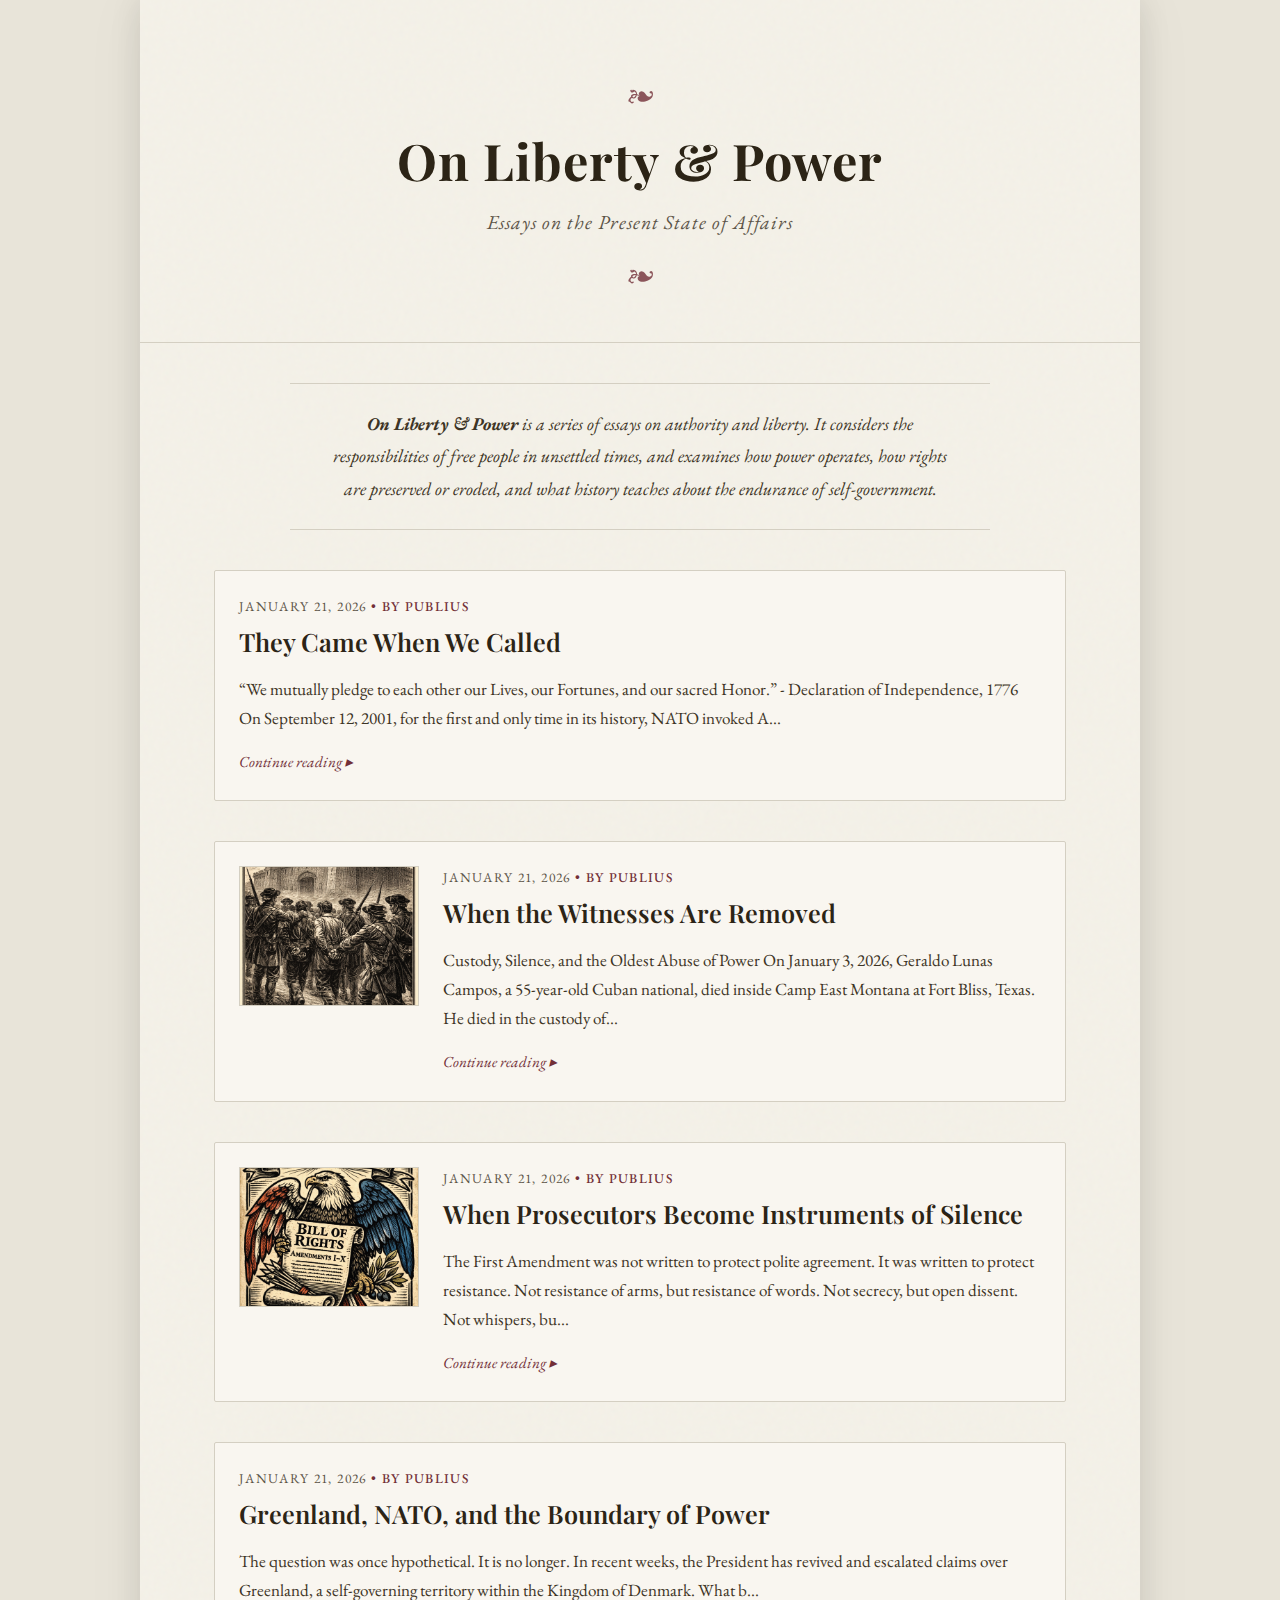
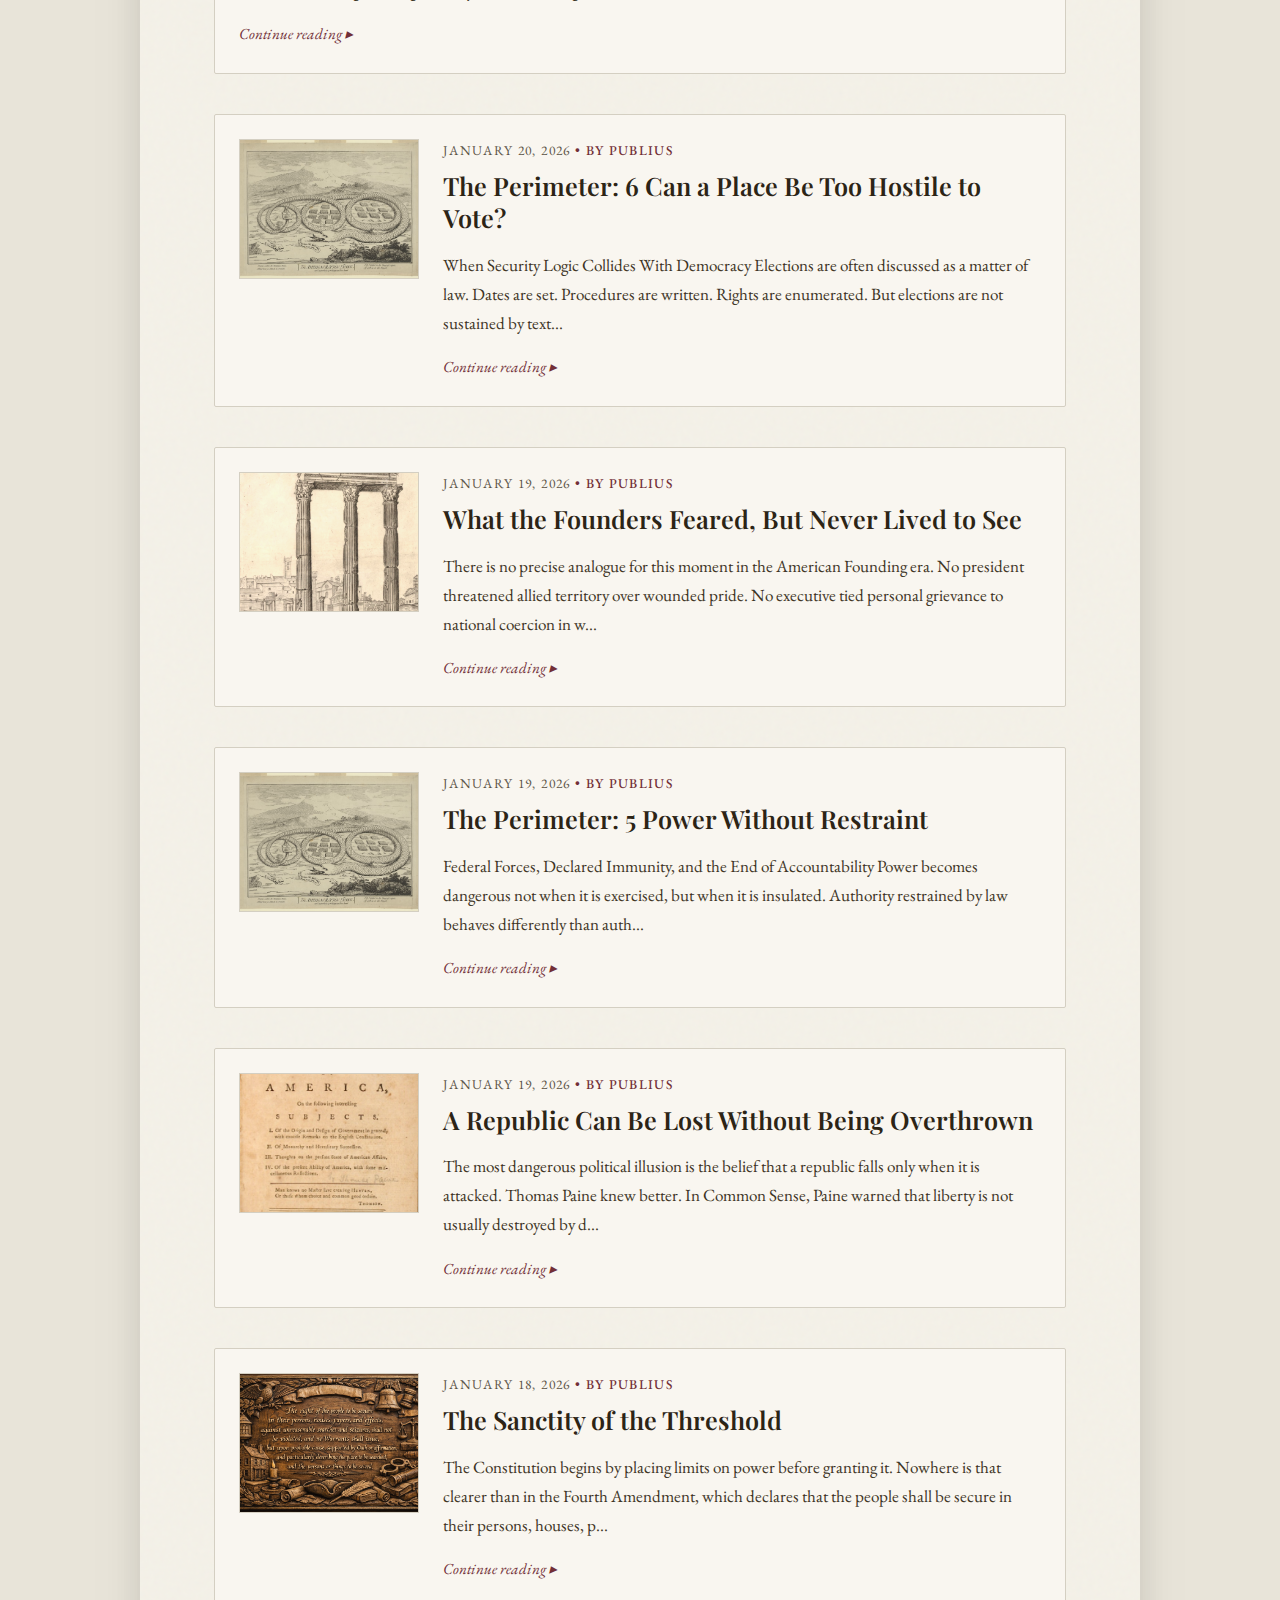
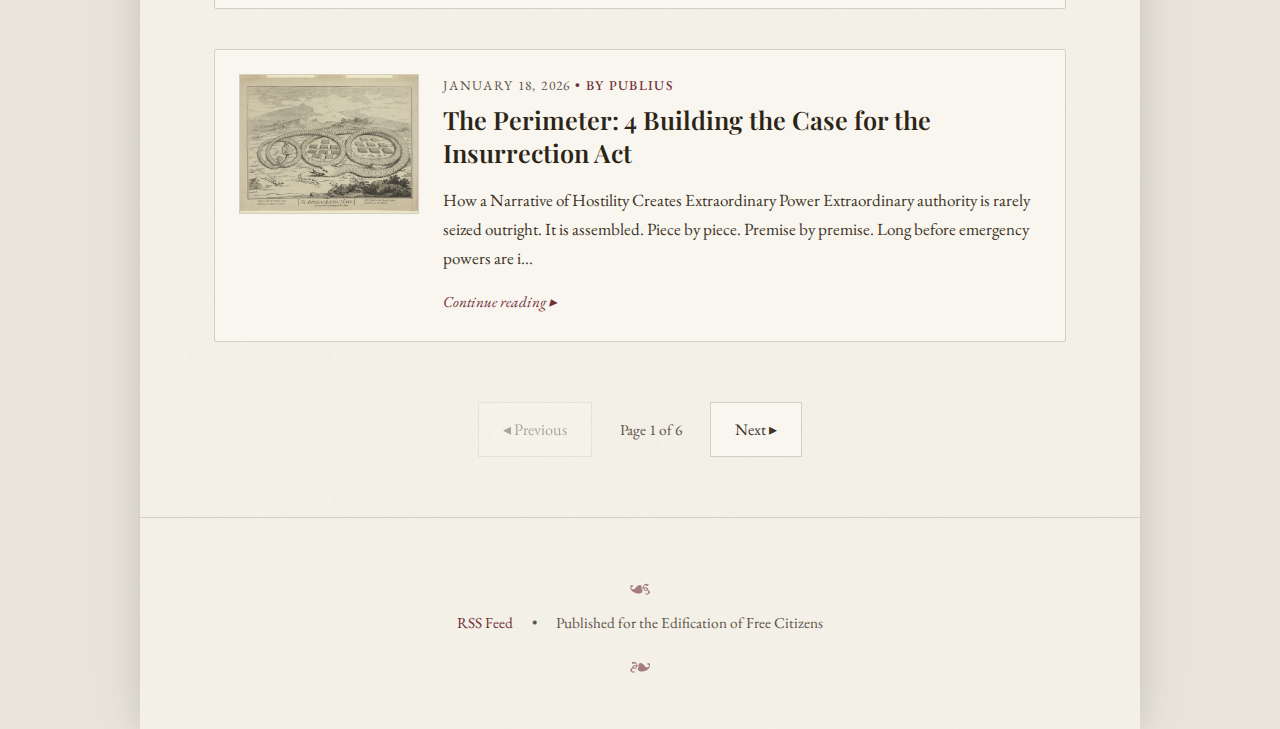
<file: index.html>
<!DOCTYPE html>
<html lang="en">
<head>
  <meta charset="UTF-8">
  <meta name="viewport" content="width=device-width, initial-scale=1.0">
  <title>On Liberty &amp; Power</title>
  <meta name="description" content="Political essays in the rhetorical tradition of 1750-1789 liberty writers, addressing contemporary events through an 18th-century philosophical lens.">
  <link rel="stylesheet" href="styles.css">
  <link rel="preconnect" href="https://fonts.googleapis.com">
  <link rel="preconnect" href="https://fonts.gstatic.com" crossorigin>
  <link href="https://fonts.googleapis.com/css2?family=EB+Garamond:ital,wght@0,400;0,500;0,600;0,700;1,400;1,500&family=Playfair+Display:wght@600;700&display=swap" rel="stylesheet">
  <link rel="icon" href="/favicon.ico" sizes="any">
  <link rel="icon" type="image/png" href="/icon-32.png" sizes="32x32">
  <link rel="apple-touch-icon" href="/apple-touch-icon.png">
  <link rel="manifest" href="/site.webmanifest">
</head>
<body>
  <div class="page-border">
    <header>
      <div class="header-ornament">❧</div>
      <h1 class="site-title">On Liberty &amp; Power</h1>
      <p class="site-subtitle">Essays on the Present State of Affairs</p>
      <div class="header-ornament">❧</div>
    </header>

    <div class="content-wrapper">
      <section class="site-intro">
        <p>
          <strong>On Liberty &amp; Power</strong> is a series of essays on authority and liberty.  
          It considers the responsibilities of free people in unsettled times,  
          and examines how power operates, how rights are preserved or eroded,  
          and what history teaches about the endurance of self-government.
        </p>
      </section>
    </div>

    <main id="main-content">
      <div class="loading">
        ❦ Retrieving Essays ❦
      </div>
    </main>

    <div class="pagination" id="pagination">
      <button id="prev-btn" disabled>◂ Previous</button>
      <span id="page-info"></span>
      <button id="next-btn">Next ▸</button>
    </div>

    <footer>
      <div class="footer-ornament">☙</div>
      <div class="footer-content">
        <a href="rss.xml">RSS Feed</a>
        <span class="footer-divider">•</span>
        <span>Published for the Edification of Free Citizens</span>
      </div>
      <div class="footer-ornament">❧</div>
    </footer>
  </div>

  <script src="main.js"></script>
  <script data-goatcounter="https://onliberty.goatcounter.com/count"
        async src="//gc.zgo.at/count.js"></script>
</body>
</html>
</file>
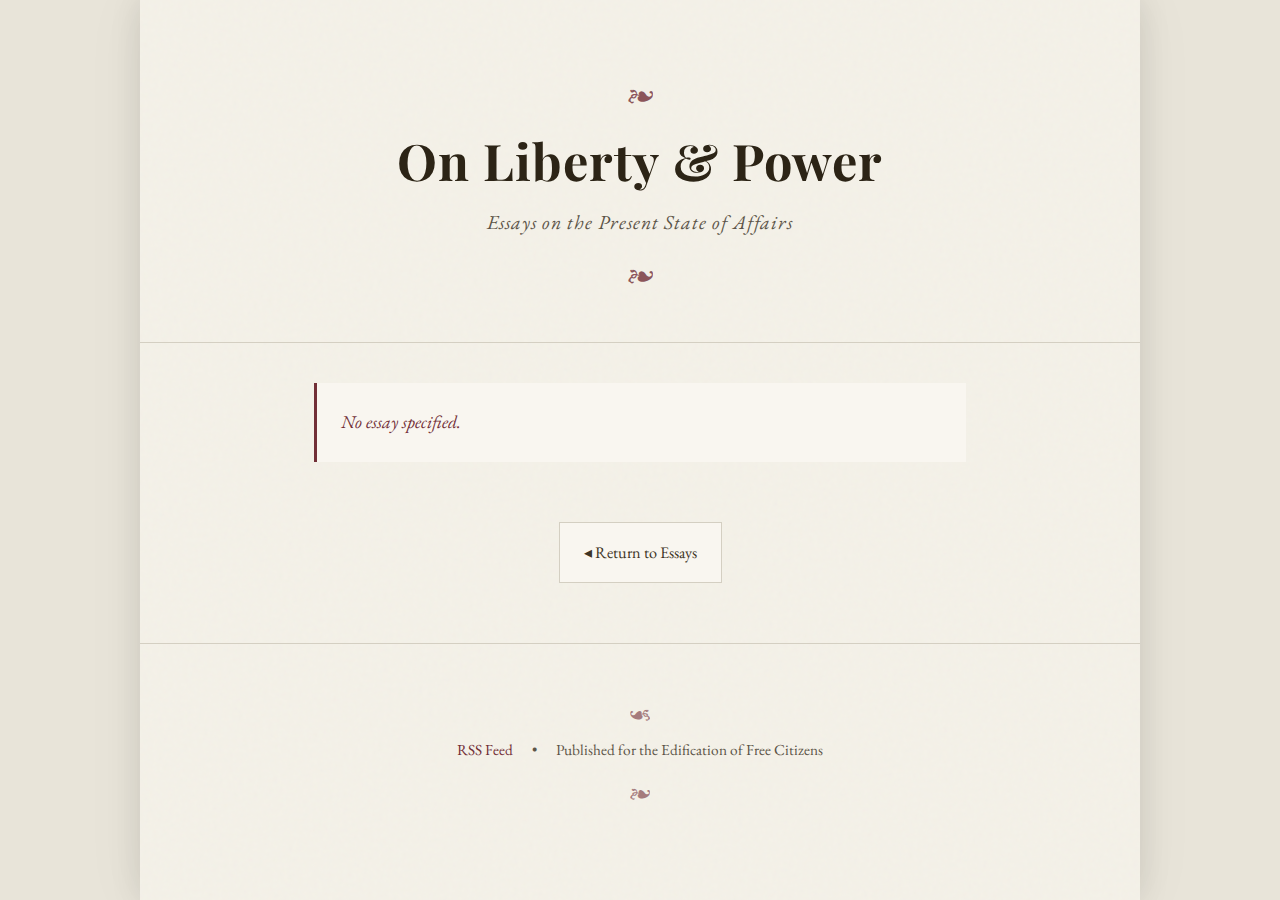
<file: article.html>
<!DOCTYPE html>
<html lang="en">
<head>
  <meta charset="UTF-8">
  <meta name="viewport" content="width=device-width, initial-scale=1.0">
  <title id="page-title">Essay - On Liberty &amp; Power</title>
  <meta name="description" content="A political essay in the rhetorical tradition of 1750-1789 liberty writers.">
  <link rel="stylesheet" href="/styles.css">
  <link rel="preconnect" href="https://fonts.googleapis.com">
  <link rel="preconnect" href="https://fonts.gstatic.com" crossorigin>
  <link href="https://fonts.googleapis.com/css2?family=EB+Garamond:ital,wght@0,400;0,500;0,600;0,700;1,400;1,500&family=Playfair+Display:wght@600;700&display=swap" rel="stylesheet">
  <link rel="apple-touch-icon" sizes="180x180" href="/apple-touch-icon.png">
  <link rel="icon" type="image/png" sizes="32x32" href="/favicon-32x32.png">
  <link rel="icon" type="image/png" sizes="16x16" href="/favicon-16x16.png">
  <link rel="manifest" href="/site.webmanifest">
  <style>
    /* Article Detail Page Styles */
    .article-detail {
      max-width: 700px;
      margin: var(--spacing-lg) auto;
      padding: 0 var(--spacing-md);
      position: relative;
      z-index: 1;
    }

    .detail-header {
      text-align: center;
      margin-bottom: var(--spacing-lg);
      padding-bottom: var(--spacing-lg);
      border-bottom: 1px solid var(--parchment-aged);
    }

    .detail-meta {
      font-size: 0.8rem;
      color: var(--ink-faded);
      margin-bottom: var(--spacing-sm);
      text-transform: uppercase;
      letter-spacing: 0.1em;
    }

    .detail-meta .author {
      color: var(--burgundy);
    }

    .detail-headline {
      font-family: var(--font-display);
      font-size: 2.2rem;
      font-weight: 700;
      color: var(--ink-black);
      line-height: 1.25;
      margin-bottom: var(--spacing-sm);
    }

    .detail-source {
      font-size: 0.85rem;
      color: var(--ink-faded);
      font-style: italic;
      margin-top: var(--spacing-md);
    }

    .detail-source a {
      color: var(--burgundy);
      text-decoration: none;
    }

    .detail-source a:hover {
      text-decoration: underline;
    }

    /* Article Image */
    .detail-image {
      margin: var(--spacing-lg) 0;
      text-align: center;
    }

    .detail-image img {
      max-width: 100%;
      height: auto;
      border: 1px solid var(--parchment-aged);
      filter: sepia(10%);
    }

    .detail-image figcaption {
      font-size: 0.8rem;
      color: var(--ink-faded);
      font-style: italic;
      margin-top: var(--spacing-xs);
    }

    /* Essay Content */
    .essay-content {
      font-size: 1.1rem;
      line-height: 1.85;
      color: var(--ink-brown);
    }

    .essay-content p {
      margin-bottom: 1.5em;
      text-align: justify;
      text-indent: 1.5em;
    }

    .essay-content p:first-of-type {
      text-indent: 0;
    }

    .essay-content p:first-of-type::first-letter {
      font-family: var(--font-display);
      font-size: 3.5rem;
      float: left;
      line-height: 0.8;
      padding-right: 0.1em;
      color: var(--burgundy);
    }

    .essay-content blockquote {
      margin: var(--spacing-md) var(--spacing-lg);
      padding-left: var(--spacing-md);
      border-left: 2px solid var(--burgundy);
      font-style: italic;
      color: var(--ink-faded);
    }

    .essay-content em {
      font-style: italic;
    }

    .essay-content strong {
      font-weight: 600;
    }

    /* Signature/Closing */
    .essay-signature {
      margin-top: var(--spacing-xl);
      padding-top: var(--spacing-lg);
      border-top: 1px solid var(--parchment-aged);
      text-align: right;
      font-style: italic;
      color: var(--ink-faded);
    }

    .essay-signature .pen-name {
      font-weight: 600;
      color: var(--ink-brown);
    }

    /* Back Link */
    .back-link {
      text-align: center;
      margin: var(--spacing-xl) 0;
    }

    .back-link a {
      display: inline-block;
      background-color: var(--parchment-light);
      color: var(--ink-brown);
      padding: var(--spacing-sm) var(--spacing-md);
      text-decoration: none;
      border: 1px solid var(--parchment-aged);
      font-size: 0.9rem;
      transition: all 0.2s ease;
    }

    .back-link a:hover {
      background-color: var(--burgundy);
      color: var(--parchment-light);
      border-color: var(--burgundy);
    }

    /* Ornament Divider */
    .ornament-divider {
      text-align: center;
      margin: var(--spacing-lg) 0;
      font-size: 1.5rem;
      color: var(--burgundy);
      opacity: 0.5;
    }

    /* Responsive */
    @media (max-width: 768px) {
      .detail-headline {
        font-size: 1.7rem;
      }

      .essay-content {
        font-size: 1rem;
      }

      .essay-content p:first-of-type::first-letter {
        font-size: 2.8rem;
      }

      .essay-content blockquote {
        margin-left: var(--spacing-sm);
        margin-right: var(--spacing-sm);
      }
    }
  </style>
</head>
<body>
  <div class="page-border">
    <header>
      <div class="header-ornament">❧</div>
      <h1 class="site-title"><a href="/" style="color: inherit; text-decoration: none;">On Liberty &amp; Power</a></h1>
      <p class="site-subtitle">Essays on the Present State of Affairs</p>
      <div class="header-ornament">❧</div>
    </header>

    <main class="article-detail" id="article-container">
      <div class="loading">
        ❦ Retrieving Essay ❦
      </div>
    </main>

    <footer>
      <div class="footer-ornament">☙</div>
      <div class="footer-content">
        <a href="/rss.xml">RSS Feed</a>
        <span class="footer-divider">•</span>
        <span>Published for the Edification of Free Citizens</span>
      </div>
      <div class="footer-ornament">❧</div>
    </footer>
  </div>

  <script>
    document.addEventListener('DOMContentLoaded', loadArticle);

    async function loadArticle() {
      const container = document.getElementById('article-container');
      
      // Get date and sequence from URL params
      const params = new URLSearchParams(window.location.search);
      const date = params.get('date');
      const seq = params.get('seq') || '01';
      
      if (!date) {
        showError('No essay specified.');
        return;
      }
      
      try {
        // Build the article JSON path: /YYYY/MM/DD-XX.json
        const [year, month, day] = date.split('-');
        const articlePath = `/${year}/${month}/${day}-${seq}.json`;
        
        const response = await fetch(articlePath);
        if (!response.ok) {
          throw new Error(`Essay not found: ${response.status}`);
        }
        
        const article = await response.json();
        renderArticle(article);
        
      } catch (error) {
        console.error('Error loading article:', error);
        showError('The requested essay could not be found.');
      }
    }

    function renderArticle(article) {
      const container = document.getElementById('article-container');
      const date = formatDate(article.timestamp);
      const author = article.author || 'Anonymous';
      
      // Update page title
      document.getElementById('page-title').textContent = `${article.headline} - On Liberty & Power`;
      
      // Image HTML (if present)
      const imageHtml = article.image ? `
        <figure class="detail-image">
          <img src="${escapeHtml(article.image)}" alt="">
          ${article.imageCaption ? `<figcaption>${escapeHtml(article.imageCaption)}</figcaption>` : ''}
        </figure>
      ` : '';
      
      // Source HTML (if based on news article)
      const sourceHtml = article.sourceUrl ? `
        <p class="detail-source">
          Occasioned by: <a href="${escapeHtml(article.sourceUrl)}" target="_blank" rel="noopener">${escapeHtml(article.source || 'the original report')}</a>
        </p>
      ` : '';
      
      // Signature (pen name or author)
      const signatureHtml = article.penName ? `
        <div class="essay-signature">
          Your humble servant,<br>
          <span class="pen-name">${escapeHtml(article.penName)}</span>
        </div>
      ` : `
        <div class="essay-signature">
          <span class="pen-name">— ${escapeHtml(author)}</span>
        </div>
      `;
      
      container.innerHTML = `
        <article>
          <div class="detail-header">
            <div class="detail-meta">
              <span class="date">${date}</span>
              <span class="author"> • By ${escapeHtml(author)}</span>
            </div>
            <h1 class="detail-headline">${escapeHtml(article.headline)}</h1>
            ${sourceHtml}
          </div>
          
          ${imageHtml}
          
          <div class="essay-content">
            ${article.content}
          </div>
          
          ${signatureHtml}
          
          <div class="ornament-divider">❦</div>
          
          <div class="back-link">
            <a href="/">◂ Return to Essays</a>
          </div>
        </article>
      `;
    }

    function formatDate(timestamp) {
      const date = new Date(timestamp);
      const options = { 
        weekday: 'long',
        year: 'numeric', 
        month: 'long', 
        day: 'numeric'
      };
      return date.toLocaleDateString('en-US', options);
    }

    function escapeHtml(text) {
      if (!text) return '';
      const div = document.createElement('div');
      div.textContent = text;
      return div.innerHTML;
    }

    function showError(message) {
      const container = document.getElementById('article-container');
      container.innerHTML = `
        <div class="error">${escapeHtml(message)}</div>
        <div class="back-link">
          <a href="/">◂ Return to Essays</a>
        </div>
      `;
    }
  </script>
</body>
</html>
</file>
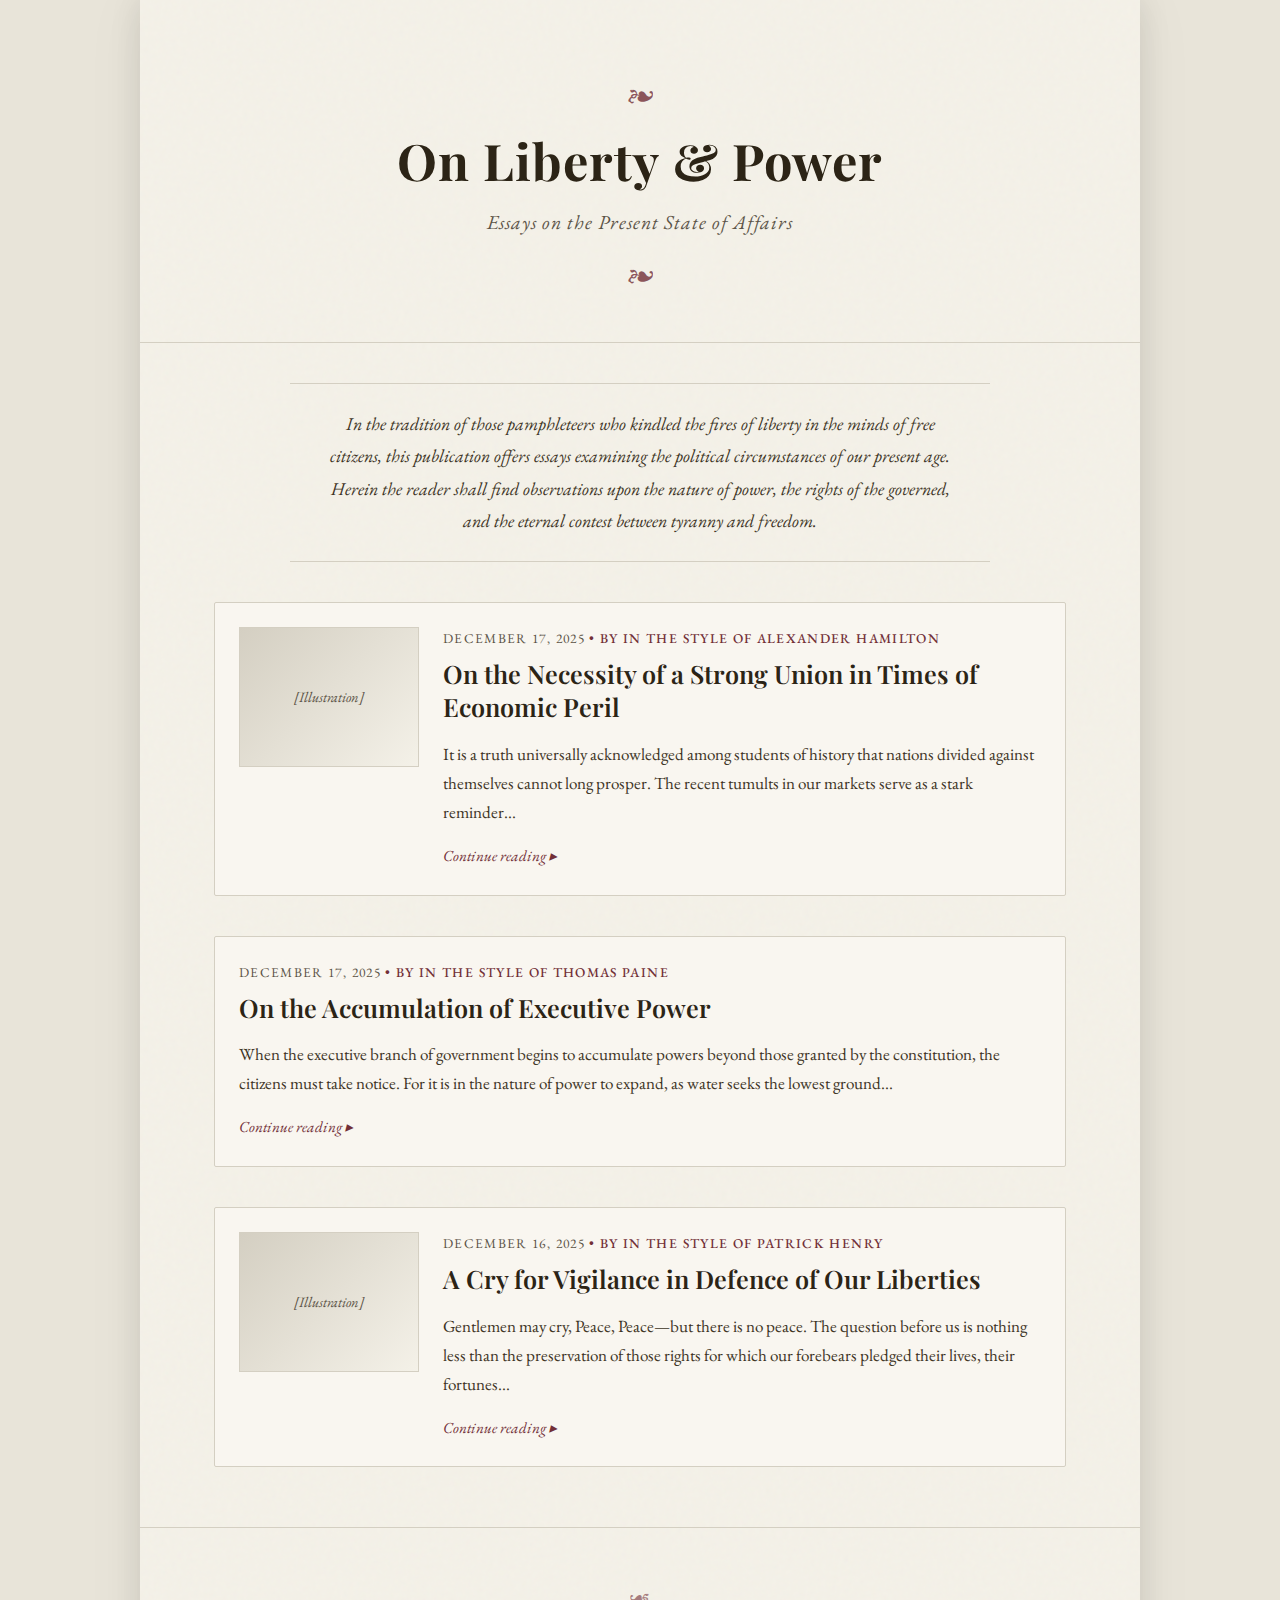
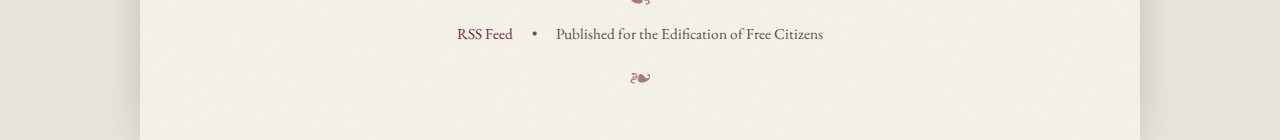
<file: preview.html>
<!DOCTYPE html>
<html lang="en">
<head>
  <meta charset="UTF-8">
  <meta name="viewport" content="width=device-width, initial-scale=1.0">
  <title>On Liberty & Power - Preview</title>
  <link rel="preconnect" href="https://fonts.googleapis.com">
  <link rel="preconnect" href="https://fonts.gstatic.com" crossorigin>
  <link href="https://fonts.googleapis.com/css2?family=EB+Garamond:ital,wght@0,400;0,500;0,600;0,700;1,400;1,500&family=Playfair+Display:wght@600;700&display=swap" rel="stylesheet">
  <style>
    :root {
      --parchment-light: #f9f6f0;
      --parchment: #f4f1e8;
      --parchment-dark: #e8e4d9;
      --parchment-aged: #d4cfc2;
      --ink-black: #2c2416;
      --ink-brown: #3d3425;
      --ink-faded: #5c5447;
      --burgundy: #722f37;
      --burgundy-dark: #5a252c;
      --burgundy-light: #8b3d47;
      --font-body: 'EB Garamond', Georgia, 'Times New Roman', serif;
      --font-display: 'Playfair Display', Georgia, serif;
      --spacing-xs: 8px;
      --spacing-sm: 16px;
      --spacing-md: 24px;
      --spacing-lg: 40px;
      --spacing-xl: 60px;
      --max-width: 900px;
      --border-radius: 2px;
    }
    * { margin: 0; padding: 0; box-sizing: border-box; }
    html { font-size: 18px; }
    body {
      font-family: var(--font-body);
      font-size: 1rem;
      line-height: 1.7;
      background-color: var(--parchment-dark);
      color: var(--ink-black);
      -webkit-font-smoothing: antialiased;
      min-height: 100vh;
    }
    .page-border {
      max-width: 1000px;
      margin: 0 auto;
      background-color: var(--parchment);
      min-height: 100vh;
      box-shadow: 0 0 30px rgba(0,0,0,0.1), 0 0 60px rgba(0,0,0,0.05);
      position: relative;
    }
    .page-border::before {
      content: '';
      position: absolute;
      top: 0; left: 0; right: 0; bottom: 0;
      background-image: url("data:image/svg+xml,%3Csvg viewBox='0 0 200 200' xmlns='http://www.w3.org/2000/svg'%3E%3Cfilter id='noise'%3E%3CfeTurbulence type='fractalNoise' baseFrequency='0.9' numOctaves='4' stitchTiles='stitch'/%3E%3C/filter%3E%3Crect width='100%' height='100%' filter='url(%23noise)'/%3E%3C/svg%3E");
      opacity: 0.03;
      pointer-events: none;
      z-index: 0;
    }
    header {
      text-align: center;
      padding: var(--spacing-xl) var(--spacing-md) var(--spacing-lg);
      border-bottom: 1px solid var(--parchment-aged);
      position: relative;
      z-index: 1;
    }
    .header-ornament {
      font-size: 1.5rem;
      color: var(--burgundy);
      margin: var(--spacing-xs) 0;
      opacity: 0.8;
    }
    .site-title {
      font-family: var(--font-display);
      font-size: 2.8rem;
      font-weight: 700;
      color: var(--ink-black);
      letter-spacing: 0.02em;
      margin: var(--spacing-sm) 0;
      line-height: 1.2;
    }
    .site-subtitle {
      font-family: var(--font-body);
      font-size: 1.1rem;
      font-style: italic;
      color: var(--ink-faded);
      letter-spacing: 0.05em;
    }
    .content-wrapper {
      max-width: var(--max-width);
      margin: 0 auto;
      padding: 0 var(--spacing-md);
      position: relative;
      z-index: 1;
    }
    .site-intro {
      margin: var(--spacing-lg) auto;
      padding: var(--spacing-md) var(--spacing-lg);
      max-width: 700px;
      text-align: center;
      border-top: 1px solid var(--parchment-aged);
      border-bottom: 1px solid var(--parchment-aged);
    }
    .site-intro p {
      font-size: 1rem;
      line-height: 1.8;
      color: var(--ink-brown);
      font-style: italic;
    }
    main {
      max-width: var(--max-width);
      margin: var(--spacing-lg) auto;
      padding: 0 var(--spacing-md);
      position: relative;
      z-index: 1;
    }
    .article-card {
      display: flex;
      gap: var(--spacing-md);
      background-color: var(--parchment-light);
      margin-bottom: var(--spacing-lg);
      padding: var(--spacing-md);
      border: 1px solid var(--parchment-aged);
      border-radius: var(--border-radius);
      transition: box-shadow 0.2s ease, border-color 0.2s ease;
    }
    .article-card:hover {
      box-shadow: 0 4px 12px rgba(0, 0, 0, 0.08);
      border-color: var(--burgundy-light);
    }
    .article-image {
      flex-shrink: 0;
      width: 180px;
      height: 140px;
      overflow: hidden;
      border: 1px solid var(--parchment-aged);
      background-color: var(--parchment);
      display: flex;
      align-items: center;
      justify-content: center;
      color: var(--ink-faded);
      font-style: italic;
      font-size: 0.8rem;
    }
    .article-image img {
      width: 100%;
      height: 100%;
      object-fit: cover;
      filter: sepia(15%) contrast(95%);
    }
    .article-content { flex: 1; min-width: 0; }
    .article-meta {
      font-size: 0.75rem;
      color: var(--ink-faded);
      margin-bottom: var(--spacing-xs);
      text-transform: uppercase;
      letter-spacing: 0.1em;
    }
    .article-meta .author { color: var(--burgundy); font-weight: 500; }
    .article-headline {
      font-family: var(--font-display);
      font-size: 1.4rem;
      font-weight: 600;
      color: var(--ink-black);
      margin-bottom: var(--spacing-sm);
      line-height: 1.3;
    }
    .article-headline a {
      color: inherit;
      text-decoration: none;
      transition: color 0.2s ease;
    }
    .article-headline a:hover { color: var(--burgundy); }
    .article-preview {
      font-size: 0.95rem;
      line-height: 1.7;
      color: var(--ink-brown);
    }
    .read-more {
      display: inline-block;
      margin-top: var(--spacing-sm);
      font-size: 0.85rem;
      color: var(--burgundy);
      text-decoration: none;
      font-style: italic;
    }
    .read-more:hover { color: var(--burgundy-dark); text-decoration: underline; }
    footer {
      text-align: center;
      padding: var(--spacing-lg) var(--spacing-md);
      border-top: 1px solid var(--parchment-aged);
      margin-top: var(--spacing-xl);
      position: relative;
      z-index: 1;
    }
    .footer-ornament {
      font-size: 1.2rem;
      color: var(--burgundy);
      opacity: 0.6;
      margin: var(--spacing-xs) 0;
    }
    .footer-content { font-size: 0.85rem; color: var(--ink-faded); }
    .footer-divider { margin: 0 var(--spacing-sm); }
    footer a { color: var(--burgundy); text-decoration: none; }
    footer a:hover { text-decoration: underline; }
    
    /* Card with image demo */
    .article-card.with-image .article-image {
      background: linear-gradient(135deg, var(--parchment-aged) 0%, var(--parchment) 100%);
    }
    
    @media (max-width: 768px) {
      html { font-size: 16px; }
      .page-border { margin: 0; box-shadow: none; }
      .site-title { font-size: 2rem; }
      .article-card { flex-direction: column; }
      .article-image { width: 100%; height: 200px; }
      .article-headline { font-size: 1.2rem; }
    }
  </style>
</head>
<body>
  <div class="page-border">
    <header>
      <div class="header-ornament">❧</div>
      <h1 class="site-title">On Liberty &amp; Power</h1>
      <p class="site-subtitle">Essays on the Present State of Affairs</p>
      <div class="header-ornament">❧</div>
    </header>

    <div class="content-wrapper">
      <section class="site-intro">
        <p>
          In the tradition of those pamphleteers who kindled the fires of liberty in the minds of free citizens, 
          this publication offers essays examining the political circumstances of our present age. 
          Herein the reader shall find observations upon the nature of power, the rights of the governed, 
          and the eternal contest between tyranny and freedom.
        </p>
      </section>
    </div>

    <main>
      <!-- Article with image -->
      <article class="article-card with-image">
        <div class="article-image">
          <span>[Illustration]</span>
        </div>
        <div class="article-content">
          <div class="article-meta">
            <span class="date">December 17, 2025</span>
            <span class="author"> • By In the Style of Alexander Hamilton</span>
          </div>
          <h2 class="article-headline">
            <a href="#">On the Necessity of a Strong Union in Times of Economic Peril</a>
          </h2>
          <p class="article-preview">It is a truth universally acknowledged among students of history that nations divided against themselves cannot long prosper. The recent tumults in our markets serve as a stark reminder...</p>
          <a href="#" class="read-more">Continue reading ▸</a>
        </div>
      </article>
      
      <!-- Article without image -->
      <article class="article-card">
        <div class="article-content">
          <div class="article-meta">
            <span class="date">December 17, 2025</span>
            <span class="author"> • By In the Style of Thomas Paine</span>
          </div>
          <h2 class="article-headline">
            <a href="#">On the Accumulation of Executive Power</a>
          </h2>
          <p class="article-preview">When the executive branch of government begins to accumulate powers beyond those granted by the constitution, the citizens must take notice. For it is in the nature of power to expand, as water seeks the lowest ground...</p>
          <a href="#" class="read-more">Continue reading ▸</a>
        </div>
      </article>
      
      <!-- Another article with image -->
      <article class="article-card with-image">
        <div class="article-image">
          <span>[Illustration]</span>
        </div>
        <div class="article-content">
          <div class="article-meta">
            <span class="date">December 16, 2025</span>
            <span class="author"> • By In the Style of Patrick Henry</span>
          </div>
          <h2 class="article-headline">
            <a href="#">A Cry for Vigilance in Defence of Our Liberties</a>
          </h2>
          <p class="article-preview">Gentlemen may cry, Peace, Peace—but there is no peace. The question before us is nothing less than the preservation of those rights for which our forebears pledged their lives, their fortunes...</p>
          <a href="#" class="read-more">Continue reading ▸</a>
        </div>
      </article>
    </main>

    <footer>
      <div class="footer-ornament">☙</div>
      <div class="footer-content">
        <a href="#">RSS Feed</a>
        <span class="footer-divider">•</span>
        <span>Published for the Edification of Free Citizens</span>
      </div>
      <div class="footer-ornament">❧</div>
    </footer>
  </div>
</body>
</html>
</file>
<file: styles.css>
/* On Liberty & Power - Styles */
/* 18th Century Pamphlet Aesthetic */

:root {
  /* Parchment Color Palette */
  --parchment-light: #f9f6f0;
  --parchment: #f4f1e8;
  --parchment-dark: #e8e4d9;
  --parchment-aged: #d4cfc2;
  
  /* Text Colors */
  --ink-black: #2c2416;
  --ink-brown: #3d3425;
  --ink-faded: #5c5447;
  
  /* Accent Colors */
  --burgundy: #722f37;
  --burgundy-dark: #5a252c;
  --burgundy-light: #8b3d47;
  --navy: #2c3e50;
  --forest: #355e3b;
  
  /* Typography */
  --font-body: 'EB Garamond', Georgia, 'Times New Roman', serif;
  --font-display: 'Playfair Display', Georgia, serif;
  
  /* Spacing */
  --spacing-xs: 8px;
  --spacing-sm: 16px;
  --spacing-md: 24px;
  --spacing-lg: 40px;
  --spacing-xl: 60px;
  
  /* Layout */
  --max-width: 900px;
  --border-radius: 2px;
}

* {
  margin: 0;
  padding: 0;
  box-sizing: border-box;
}

html {
  font-size: 18px;
}

body {
  font-family: var(--font-body);
  font-size: 1rem;
  line-height: 1.7;
  background-color: var(--parchment-dark);
  color: var(--ink-black);
  -webkit-font-smoothing: antialiased;
  min-height: 100vh;
}

/* Page Border - Simulates paper edge */
.page-border {
  max-width: 1000px;
  margin: 0 auto;
  background-color: var(--parchment);
  min-height: 100vh;
  box-shadow: 
    0 0 30px rgba(0, 0, 0, 0.1),
    0 0 60px rgba(0, 0, 0, 0.05);
  position: relative;
}

/* Subtle texture overlay */
.page-border::before {
  content: '';
  position: absolute;
  top: 0;
  left: 0;
  right: 0;
  bottom: 0;
  background-image: url("data:image/svg+xml,%3Csvg viewBox='0 0 200 200' xmlns='http://www.w3.org/2000/svg'%3E%3Cfilter id='noise'%3E%3CfeTurbulence type='fractalNoise' baseFrequency='0.9' numOctaves='4' stitchTiles='stitch'/%3E%3C/filter%3E%3Crect width='100%' height='100%' filter='url(%23noise)'/%3E%3C/svg%3E");
  opacity: 0.03;
  pointer-events: none;
  z-index: 0;
}

/* Header */
header {
  text-align: center;
  padding: var(--spacing-xl) var(--spacing-md) var(--spacing-lg);
  border-bottom: 1px solid var(--parchment-aged);
  position: relative;
  z-index: 1;
}

.header-ornament {
  font-size: 1.5rem;
  color: var(--burgundy);
  margin: var(--spacing-xs) 0;
  opacity: 0.8;
}

.site-title {
  font-family: var(--font-display);
  font-size: 2.8rem;
  font-weight: 700;
  color: var(--ink-black);
  letter-spacing: 0.02em;
  margin: var(--spacing-sm) 0;
  line-height: 1.2;
}

.site-subtitle {
  font-family: var(--font-body);
  font-size: 1.1rem;
  font-style: italic;
  color: var(--ink-faded);
  letter-spacing: 0.05em;
}

/* Content Wrapper */
.content-wrapper {
  max-width: var(--max-width);
  margin: 0 auto;
  padding: 0 var(--spacing-md);
  position: relative;
  z-index: 1;
}

/* Site Intro */
.site-intro {
  margin: var(--spacing-lg) auto;
  padding: var(--spacing-md) var(--spacing-lg);
  max-width: 700px;
  text-align: center;
  border-top: 1px solid var(--parchment-aged);
  border-bottom: 1px solid var(--parchment-aged);
}

.site-intro p {
  font-size: 1rem;
  line-height: 1.8;
  color: var(--ink-brown);
  font-style: italic;
}

/* Main Content */
main {
  max-width: var(--max-width);
  margin: var(--spacing-lg) auto;
  padding: 0 var(--spacing-md);
  position: relative;
  z-index: 1;
}

/* Article Cards */
.article-card {
  display: flex;
  gap: var(--spacing-md);
  background-color: var(--parchment-light);
  margin-bottom: var(--spacing-lg);
  padding: var(--spacing-md);
  border: 1px solid var(--parchment-aged);
  border-radius: var(--border-radius);
  transition: box-shadow 0.2s ease, border-color 0.2s ease;
}

.article-card:hover {
  box-shadow: 0 4px 12px rgba(0, 0, 0, 0.08);
  border-color: var(--burgundy-light);
}

/* Article Image */
.article-image {
  flex-shrink: 0;
  width: 180px;
  height: 140px;
  overflow: hidden;
  border: 1px solid var(--parchment-aged);
  background-color: var(--parchment);
}

.article-image img {
  width: 100%;
  height: 100%;
  object-fit: cover;
  filter: sepia(15%) contrast(95%);
  transition: filter 0.2s ease;
}

.article-card:hover .article-image img {
  filter: sepia(5%) contrast(100%);
}

/* Article without image - full width text */
.article-card.no-image .article-content {
  width: 100%;
}

/* Article Content */
.article-content {
  flex: 1;
  min-width: 0;
}

.article-meta {
  font-size: 0.75rem;
  color: var(--ink-faded);
  margin-bottom: var(--spacing-xs);
  text-transform: uppercase;
  letter-spacing: 0.1em;
}

.article-meta .author {
  color: var(--burgundy);
  font-weight: 500;
}

.article-headline {
  font-family: var(--font-display);
  font-size: 1.4rem;
  font-weight: 600;
  color: var(--ink-black);
  margin-bottom: var(--spacing-sm);
  line-height: 1.3;
}

.article-headline a {
  color: inherit;
  text-decoration: none;
  transition: color 0.2s ease;
}

.article-headline a:hover {
  color: var(--burgundy);
}

.article-preview {
  font-size: 0.95rem;
  line-height: 1.7;
  color: var(--ink-brown);
}

.article-source {
  margin-top: var(--spacing-sm);
  padding-top: var(--spacing-sm);
  border-top: 1px solid var(--parchment-aged);
  font-size: 0.75rem;
  color: var(--ink-faded);
}

.article-source a {
  color: var(--ink-faded);
  text-decoration: none;
}

.article-source a:hover {
  color: var(--burgundy);
}

/* Read More Link */
.read-more {
  display: inline-block;
  margin-top: var(--spacing-sm);
  font-size: 0.85rem;
  color: var(--burgundy);
  text-decoration: none;
  font-style: italic;
}

.read-more:hover {
  color: var(--burgundy-dark);
  text-decoration: underline;
}

/* Pagination */
.pagination {
  text-align: center;
  margin: var(--spacing-xl) 0;
  padding: 0 var(--spacing-md);
  position: relative;
  z-index: 1;
}

.pagination button {
  background-color: var(--parchment-light);
  color: var(--ink-brown);
  border: 1px solid var(--parchment-aged);
  padding: var(--spacing-sm) var(--spacing-md);
  font-family: var(--font-body);
  font-size: 0.9rem;
  cursor: pointer;
  margin: 0 var(--spacing-xs);
  transition: all 0.2s ease;
}

.pagination button:hover:not(:disabled) {
  background-color: var(--burgundy);
  color: var(--parchment-light);
  border-color: var(--burgundy);
}

.pagination button:disabled {
  opacity: 0.4;
  cursor: not-allowed;
}

#page-info {
  margin: 0 var(--spacing-sm);
  font-size: 0.85rem;
  color: var(--ink-faded);
}

/* Footer */
footer {
  text-align: center;
  padding: var(--spacing-lg) var(--spacing-md);
  border-top: 1px solid var(--parchment-aged);
  margin-top: var(--spacing-xl);
  position: relative;
  z-index: 1;
}

.footer-ornament {
  font-size: 1.2rem;
  color: var(--burgundy);
  opacity: 0.6;
  margin: var(--spacing-xs) 0;
}

.footer-content {
  font-size: 0.85rem;
  color: var(--ink-faded);
}

.footer-divider {
  margin: 0 var(--spacing-sm);
}

footer a {
  color: var(--burgundy);
  text-decoration: none;
}

footer a:hover {
  text-decoration: underline;
}

/* Loading State */
.loading {
  text-align: center;
  padding: var(--spacing-xl);
  font-size: 1rem;
  color: var(--ink-faded);
  font-style: italic;
}

/* Error State */
.error {
  background-color: var(--parchment-light);
  color: var(--burgundy);
  padding: var(--spacing-md);
  margin: var(--spacing-lg) 0;
  border-left: 3px solid var(--burgundy);
  font-style: italic;
}

/* Blockquotes */
blockquote {
  margin: var(--spacing-md) 0;
  margin-left: var(--spacing-md);
  padding: var(--spacing-sm) var(--spacing-md);
  border-left: 3px solid var(--burgundy);
  background-color: var(--parchment-light);
  font-style: italic;
  color: var(--ink-brown);
}

blockquote p {
  margin: 0;
  line-height: 1.8;
}

blockquote cite {
  display: block;
  margin-top: var(--spacing-sm);
  font-size: 0.9em;
  color: var(--ink-faded);
  font-style: normal;
}

/* Empty State */
.empty-state {
  text-align: center;
  padding: var(--spacing-xl);
  color: var(--ink-faded);
  font-style: italic;
}

/* Responsive Design */
@media (max-width: 768px) {
  html {
    font-size: 16px;
  }
  
  .page-border {
    margin: 0;
    box-shadow: none;
  }
  
  .site-title {
    font-size: 2rem;
  }
  
  .site-subtitle {
    font-size: 1rem;
  }
  
  .article-card {
    flex-direction: column;
  }
  
  .article-image {
    width: 100%;
    height: 200px;
  }
  
  .article-headline {
    font-size: 1.2rem;
  }
  
  .site-intro {
    padding: var(--spacing-sm) var(--spacing-md);
  }
  
  .pagination button {
    padding: var(--spacing-sm);
    font-size: 0.85rem;
  }
}

@media (max-width: 480px) {
  .site-title {
    font-size: 1.7rem;
  }
  
  header {
    padding: var(--spacing-lg) var(--spacing-sm) var(--spacing-md);
  }
  
  .article-image {
    height: 160px;
  }
}

/* Print Styles */
@media print {
  .page-border {
    box-shadow: none;
  }
  
  .pagination,
  footer a {
    display: none;
  }
  
  .article-card {
    break-inside: avoid;
  }
}
</file>
